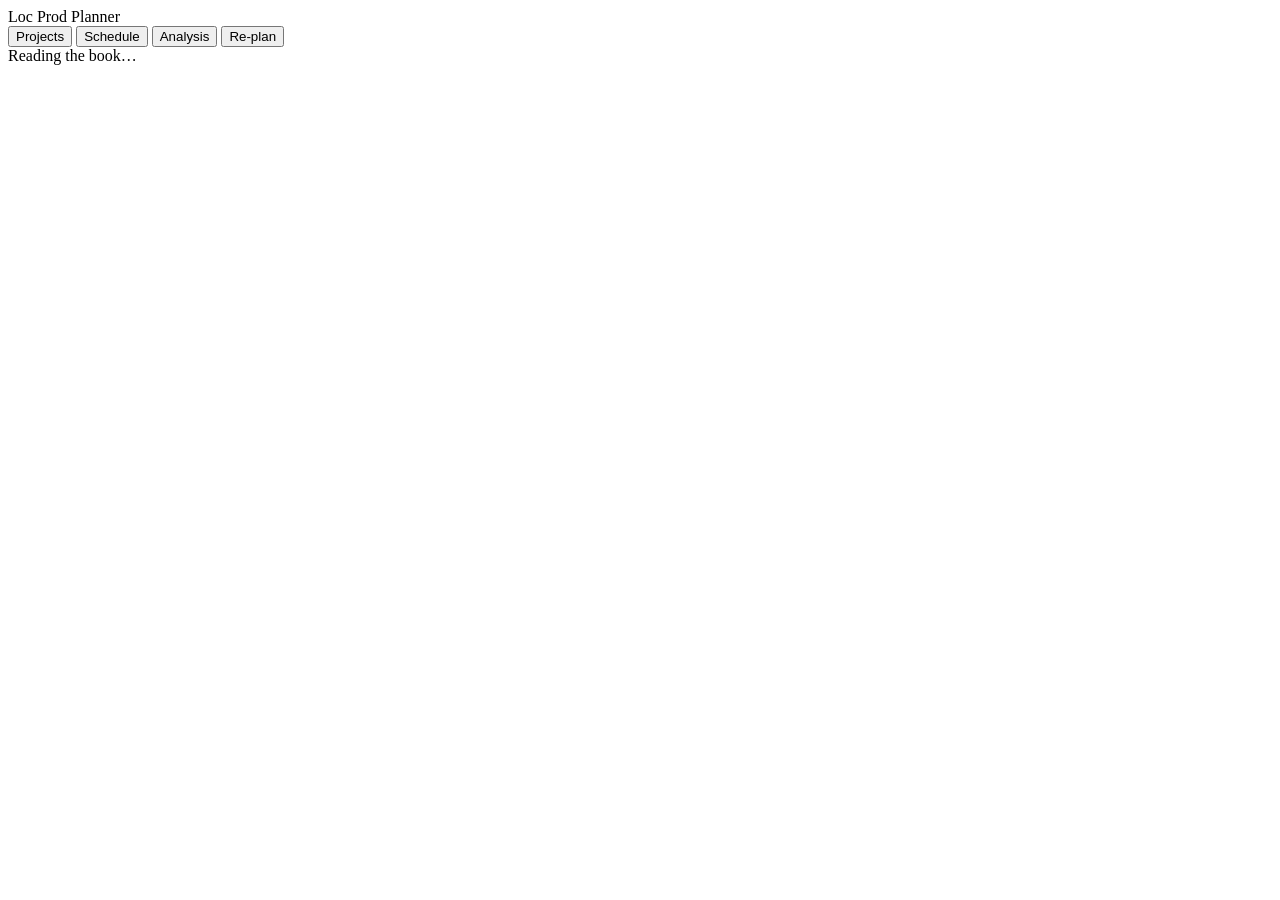
<file: lean-rule-wip/appsscript/Index.html>
<!DOCTYPE html>
<html>
<head>
<base target="_top">
<meta charset="utf-8">
<?!= include('Styles'); ?>
</head>
<body>

<div class="top">
  <div class="brand">Loc Prod Planner</div>
  <div class="nav">
    <button data-view="projects" class="on">Projects</button>
    <button data-view="schedule">Schedule</button>
    <button data-view="analysis">Analysis</button>
    <button data-view="replan">Re-plan</button>
  </div>
  <div class="right" id="topright"></div>
</div>

<main>
  <div class="view on" id="v-projects"><div class="loading">Reading the book…</div></div>
  <div class="view" id="v-schedule"></div>
  <div class="view" id="v-analysis"></div>
  <div class="view" id="v-replan"></div>
</main>

<div class="tip" id="tip"></div>
<div class="toast" id="toast"></div>

<?!= include('AnalysisView'); ?>

<script>
// ---------------------------------------------------------------- plumbing
var BOOT = null, EDITING = null, SCHED_MODE = 'project', PROJ_SORT = 'deadline',
    SCHED_RANGE = null, LOADED = {};

function $(id){ return document.getElementById(id); }
function esc(s){ return String(s==null?'':s).replace(/[&<>"]/g, function(c){
  return {'&':'&amp;','<':'&lt;','>':'&gt;','"':'&quot;'}[c]; }); }

function toast(msg, good){
  var t = $('toast');
  t.textContent = msg;
  t.className = 'toast' + (good ? ' good' : '');
  t.style.display = 'block';
  clearTimeout(t._h);
  t._h = setTimeout(function(){ t.style.display = 'none'; }, 7000);
}
function fail(e){ toast('Failed: ' + (e && e.message ? e.message : e)); }

function api(fn, args, ok){
  google.script.run.withSuccessHandler(ok).withFailureHandler(fail)[fn].apply(null, args || []);
}

// ---------------------------------------------------------------- routing
[].forEach.call(document.querySelectorAll('.nav button'), function(b){
  b.addEventListener('click', function(){ go(b.getAttribute('data-view')); });
});
function go(view){
  [].forEach.call(document.querySelectorAll('.nav button'), function(b){
    b.classList.toggle('on', b.getAttribute('data-view') === view); });
  [].forEach.call(document.querySelectorAll('.view'), function(v){
    v.classList.toggle('on', v.id === 'v-' + view); });
  if (view === 'schedule' && !LOADED.schedule) loadSchedule();
  if (view === 'analysis' && !LOADED.analysis) loadAnalysis();
  if (view === 'replan' && !LOADED.replan) renderReplanIdle();
}

// ---------------------------------------------------------------- boot
api('apiBootstrap', [], function(b){
  BOOT = b;
  renderTopRight();
  renderProjects();
});

function renderTopRight(){
  var c = BOOT.counts;
  var bits = [];
  bits.push('<span>Week of ' + esc(BOOT.today) + '</span>');
  bits.push('<span class="pill">' + c.projects + ' projects · ' + c.live_rows + ' bookings</span>');
  if (c.forced_rows) bits.push('<span class="pill bad">' + c.forced_rows + ' forced</span>');
  if (c.pinned_rows) bits.push('<span class="pill">' + c.pinned_rows + ' pinned</span>');
  $('topright').innerHTML = bits.join('');
}

// ================================================================ PROJECTS
function renderProjects(){
  var v = $('v-projects');
  var ps = BOOT.projects || [];
  var html = '';

  if (BOOT.problems && BOOT.problems.length) {
    html += '<div class="errs"><b>The Bookings tab has ' + BOOT.problems.length +
      ' problem(s).</b> Figures may be wrong until they are fixed.<ul>' +
      BOOT.problems.slice(0,6).map(function(p){ return '<li>' + esc(p) + '</li>'; }).join('') +
      '</ul></div>';
  }
  if (BOOT.orphans && BOOT.orphans.length) {
    var orows = BOOT.orphans.reduce(function(n,o){ return n + o.rows; }, 0);
    html += '<div class="errs"><b>' + BOOT.orphans.length + ' project(s) are on the schedule ' +
      'but not in the Projects list.</b> Their rows were deleted from the Projects tab by hand, ' +
      'which leaves the bookings behind — the schedule is drawn from bookings. ' +
      '<ul>' + BOOT.orphans.map(function(o){
        return '<li>' + esc(o.project) + ' — ' + o.rows + ' booking row(s)</li>'; }).join('') +
      '</ul><button class="btn" id="orphanFix">Remove them from the schedule (' + orows + ' rows)</button>' +
      '<div class="hint">Marks those rows superseded. Nothing is deleted — they stay in the ' +
      'Bookings tab as history, exactly like a cancelled project.</div></div>';
  }
  if (!BOOT.engineers.length) {
    html += '<div class="errs"><b>No engineers on the roster.</b> Add them to the Engineers tab ' +
      'in the spreadsheet — every rule reads those flags.</div>';
  }

  html += '<div class="head"><span class="bar"></span><h2>Projects</h2></div>';
  html += '<div class="bar-row"><button class="btn primary" id="addBtn">+ Add project</button>' +
    '<div class="spacer"></div>' +
    '<button class="btn small' + (PROJ_SORT === 'deadline' ? ' primary' : '') +
      '" data-sort="deadline">Deadline</button>' +
    '<button class="btn small' + (PROJ_SORT === 'title' ? ' primary' : '') +
      '" data-sort="title">A\u2013Z</button>' +
    '<span class="muted" style="margin:0 0 0 12px">Click a row to edit it.</span></div>';

  html += '<div id="formHost"></div>';

  // Sorted here rather than server-side: it is a view preference, and re-fetching
  // 24 rows to reorder them would cost a round trip for nothing. A copy, because
  // BOOT.projects arrives in deadline order and the form relies on that.
  // numeric collation, so "Eps 3-4" sorts before "Eps 11-12" rather than after it
  var byTitle = function(a, b){
    return String(a.title).localeCompare(String(b.title), undefined, { numeric: true });
  };
  ps = ps.slice().sort(PROJ_SORT === 'title' ? byTitle : function(a, b){
    return String(a.deadline || '9999').localeCompare(String(b.deadline || '9999')) || byTitle(a, b);
  });

  if (!ps.length) {
    html += '<div class="empty">No projects yet. Add the first one.</div>';
  } else {
    // Dub and Edit are separate columns: the dub may be divided between two
    // engineers and the edit held by a third, so one "Record + edit" cell could
    // not say who actually did what.
    html += '<table class="projects"><thead><tr>' +
      '<th>Deadline</th><th>Project</th><th>Client</th><th class="dem">D/E/M</th>' +
      '<th class="who">Recordist</th><th class="who">Editor</th><th class="who">Mixer</th>' +
      '<th>Flags</th><th></th><th></th>' +
      '</tr></thead><tbody>';
    ps.forEach(function(p){
      var cls = (p.cancelled ? 'dim' : (p.forced ? 'rowbad' : '')) + (p.locked ? ' locked' : '');
      var flags = '';
      if (p.forced) flags += '<span class="chip red">forced</span>';
      if (p.pinned) flags += '<span class="chip pin">pinned</span>';
      if (p.music) flags += '<span class="chip">music</span>';
      if (p.special) flags += '<span class="chip">special</span>';
      if (p.cancelled) flags += '<span class="chip">cancelled</span>';
      var dubs = [], edits = [], mixers = [];
      p.rows.forEach(function(r){
        var add = function(list){ if (list.indexOf(r.engineer) === -1) list.push(r.engineer); };
        if (r.phase === 'Mix') add(mixers);
        else if (r.phase === 'Edit') add(edits);
        else if (r.phase === 'Dub+Edit') { add(dubs); add(edits); }   // legacy rows
        else add(dubs);
      });
      // " + " matches how the engine labels a divided dub in its own note
      var dub = dubs.join(' + '), edit = edits.join(' + '), mix = mixers.join(' + ');
      html += '<tr class="' + cls + '" data-title="' + esc(p.title) + '">' +
        '<td>' + esc(p.deadline) + '</td>' +
        '<td class="tname">' + esc(p.title) + '</td>' +
        '<td>' + esc(p.client) + '</td>' +
        '<td class="dem">' + esc(p.phases) + '</td>' +
        '<td class="who">' + esc(dub || '—') + '</td>' +
        '<td class="who">' + esc(edit || '—') + '</td>' +
        '<td class="who">' + esc(mix || '—') + '</td>' +
        '<td>' + flags + '</td>' +
        '<td class="lockcell"><button class="lockbtn' + (p.locked ? ' on' : '') +
          '" data-lock="' + esc(p.title) + '" data-now="' + (p.locked ? '1' : '0') +
          '" title="' + (p.locked
            ? 'Frozen — a re-plan will not move this project. Click to unfreeze.'
            : 'Click to freeze: a re-plan will leave this project alone.') + '">' +
          (p.locked ? 'LOCKED' : 'Lock') + '</button></td>' +
        '<td><button class="btn small editBtn">Edit</button></td>' +
        '</tr>';
    });
    html += '</tbody></table>';
    html += '<div class="legend"><span><span class="chip red">forced</span> someone is double-booked</span>' +
      '<span><span class="chip pin">pinned</span> manual pick — the engine leaves it alone</span></div>';
  }

  v.innerHTML = html;
  $('addBtn').addEventListener('click', function(){ openForm(null); });
  [].forEach.call(v.querySelectorAll('[data-sort]'), function(b){
    b.addEventListener('click', function(){
      PROJ_SORT = b.getAttribute('data-sort');
      renderProjects();
    });
  });
  if ($('orphanFix')) $('orphanFix').addEventListener('click', function(){
    var titles = BOOT.orphans.map(function(o){ return o.project; });
    if (!confirm('Mark the bookings for ' + titles.length + ' project(s) superseded?\n\n' +
        titles.join('\n') + '\n\nThey stay in the Bookings tab as history.')) return;
    var btn = $('orphanFix');
    btn.disabled = true; btn.textContent = 'Removing…';
    api('apiSupersedeOrphans', [titles], function(res){
      if (!res.ok) { btn.disabled = false; btn.textContent = 'Failed — ' + res.error; return; }
      BOOT.orphans = res.orphans;
      api('apiBootstrap', [], function(b){ BOOT = b; LOADED = {}; renderProjects(); });
    });
  });
  [].forEach.call(v.querySelectorAll('.lockbtn'), function(btn){
    btn.addEventListener('click', function(e){
      e.stopPropagation();
      var title = btn.getAttribute('data-lock');
      var want = btn.getAttribute('data-now') !== '1';
      btn.disabled = true; btn.textContent = '…';
      api('apiSetProjectLock', [title, want], function(res){
        if (!res.ok) { btn.disabled = false; toast(res.error || 'Failed'); return; }
        BOOT.projects = res.projects;
        renderProjects();
        toast(title + (res.locked ? ' frozen — re-plan will skip it.' : ' unfrozen.'), true);
      });
    });
  });
  [].forEach.call(v.querySelectorAll('.editBtn'), function(btn){
    btn.addEventListener('click', function(e){
      e.stopPropagation();
      openForm(btn.closest('tr').getAttribute('data-title'));
    });
  });
}

// ---- the add / edit form -------------------------------------------------
function formHtml(mode){
  var editing = mode === 'edit';
  return '<div class="form' + (editing ? ' editing' : '') + '">' +
    '<h3>' + (editing ? 'Correct project' : 'Add project') + '</h3>' +
    '<div class="note">' + (editing
      ? 'Change anything, including the name. Saving supersedes this project’s current bookings and re-plots it — nothing is deleted.'
      : 'Check availability first if you are deciding whether to take the job.') + '</div>' +
    '<div class="fields">' +
      '<div class="f wide"><label for="f_title">Project</label>' +
        '<input type="text" id="f_title" autocomplete="off"></div>' +
      '<div class="f"><label for="f_client">Client</label><select id="f_client"></select></div>' +
      '<div class="f"><label for="f_deadline">Deadline</label>' +
        '<input type="date" id="f_deadline"></div>' +
      '<div class="f wide"><label>Weeks per phase</label>' +
        '<div class="phases">' +
          '<div class="p"><input type="number" id="f_dub" min="0" max="52" value="0">' +
            '<div class="hint"><span class="sw" style="background:var(--dub)"></span>Dub</div></div>' +
          '<div class="p"><input type="number" id="f_edit" min="0" max="52" value="0">' +
            '<div class="hint"><span class="sw" style="background:var(--edit)"></span>Edit</div></div>' +
          '<div class="p"><input type="number" id="f_mix" min="0" max="52" value="0">' +
            '<div class="hint"><span class="sw" style="background:var(--mix)"></span>Mix</div></div>' +
        '</div>' +
        '<div class="hint">Zero is valid — the phase does not exist. Phases plot backward from the deadline.</div>' +
      '</div>' +
      '<div class="f"><label for="f_level">Mix level</label><select id="f_level">' +
        '<option value="Advanced">Advanced</option><option value="Developing">Developing</option>' +
        '</select></div>' +
      '<div class="f"><label>Flags</label><div class="checks">' +
        '<label><input type="checkbox" id="f_music"> Music</label>' +
        '<label><input type="checkbox" id="f_special"> Special</label>' +
        '</div></div>' +
      '<div class="f"><label for="f_rec">Recordist pick</label><select id="f_rec"></select>' +
        '<div class="hint">Auto lets the engine choose.</div></div>' +
      '<div class="f"><label for="f_ed">Editor pick</label><select id="f_ed"></select>' +
        '<div class="hint">Auto keeps the edit with the recordist. Name someone to split them.</div></div>' +
      '<div class="f"><label for="f_mixer">Mixer pick</label><select id="f_mixer"></select>' +
        '<div class="hint">A manual pick overrides every rule and is always flagged on the schedule.</div></div>' +
    '</div>' +
    '<div class="formactions">' +
      '<button class="btn" id="f_check">Check availability</button>' +
      '<button class="btn primary" id="f_save">' + (editing ? 'Save & re-plot' : 'Plot & save') + '</button>' +
      '<button class="btn" id="f_close">Close</button>' +
      '<div class="spacer"></div>' +
      (editing ? '<button class="btn danger" id="f_cancel">Cancel project</button>' : '') +
    '</div>' +
    '<div id="f_out"></div>' +
  '</div>';
}

function openForm(title){
  EDITING = title || null;
  $('formHost').innerHTML = formHtml(title ? 'edit' : 'add');

  var cs = $('f_client');
  (BOOT.clients.length ? BOOT.clients : ['Netflix']).forEach(function(n){
    cs.appendChild(new Option(n, n));
  });
  ['f_rec','f_ed','f_mixer'].forEach(function(id){
    var s = $(id);
    s.appendChild(new Option('Auto','Auto'));
    BOOT.engineers.forEach(function(n){ s.appendChild(new Option(n, n)); });
  });

  $('f_check').addEventListener('click', function(){ submit('apiCheckProject', 'Checking…'); });
  $('f_save').addEventListener('click', function(){
    if (!confirmLosingHandPlaced(title)) return;
    submit('apiSaveProject', 'Plotting…');
  });
  $('f_close').addEventListener('click', function(){ $('formHost').innerHTML = ''; EDITING = null; });
  if (title) $('f_cancel').addEventListener('click', cancelProject);

  if (title) {
    api('apiGetProject', [title], function(p){
      if (!p.found) { toast('Could not load ' + title); return; }
      $('f_title').value = p.title;
      $('f_client').value = p.client || 'Netflix';
      $('f_deadline').value = p.deadline || '';
      $('f_dub').value = p.dub || 0;
      $('f_edit').value = p.edit || 0;
      $('f_mix').value = p.mix || 0;
      $('f_level').value = p.mix_level || 'Advanced';
      $('f_music').checked = !!p.music;
      $('f_special').checked = !!p.special;
      $('f_rec').value = p.recordist || 'Auto';
      $('f_ed').value = p.editor || 'Auto';
      $('f_mixer').value = p.mixer || 'Auto';
      $('f_title').focus();
    });
  } else {
    $('f_title').focus();
  }
  $('formHost').scrollIntoView({ block:'nearest' });
}

function payload(){
  return {
    title: $('f_title').value,
    original_title: EDITING || '',
    client: $('f_client').value,
    deadline: $('f_deadline').value,
    dub: $('f_dub').value, edit: $('f_edit').value, mix: $('f_mix').value,
    mix_level: $('f_level').value,
    music: $('f_music').checked,
    special: $('f_special').checked,
    recordist: $('f_rec').value,
    editor: $('f_ed').value,
    mixer: $('f_mixer').value
  };
}

var FIELD_IDS = ['f_title','f_deadline','f_dub','f_edit','f_mix','f_level'];
function markErrors(errors){
  FIELD_IDS.forEach(function(id){ $(id).classList.remove('bad'); });
  errors.forEach(function(m){
    if (/title/i.test(m)) $('f_title').classList.add('bad');
    if (/deadline/i.test(m)) $('f_deadline').classList.add('bad');
    if (/mix level/i.test(m)) $('f_level').classList.add('bad');
    if (/phase|whole numbers|at least one/i.test(m))
      ['f_dub','f_edit','f_mix'].forEach(function(id){ $(id).classList.add('bad'); });
  });
}

// A re-plot rebuilds a project's bookings from its Projects row, which has no way
// to record "this person, this week" — so any week moved by hand in the Schedule
// goes back to automatic. That is usually the right answer (you are changing the
// deadline or the phase lengths, so the hand-placed week may not mean anything any
// more), but it must not be a surprise. Silent only when there is nothing to lose.
function confirmLosingHandPlaced(title){
  if (!title) return true;                       // a new project has no bookings yet
  var p = (BOOT.projects || []).filter(function(x){ return x.title === title; })[0];
  if (!p || !p.rows) return true;
  var hand = p.rows.filter(function(r){ return /moved by hand/i.test(r.note || ''); });
  if (!hand.length) return true;
  return confirm(
    title + ' has ' + hand.length + ' week' + (hand.length === 1 ? '' : 's') +
    ' you placed by hand:\n\n' +
    hand.map(function(r){ return '  • ' + r.phase + ' — ' + r.engineer + ', week of ' + r.start; }).join('\n') +
    '\n\nSaving re-plots the project and returns these to automatic.\n\nGo ahead?');
}

function submit(fn, label){
  FIELD_IDS.forEach(function(id){ $(id).classList.remove('bad'); });
  $('f_check').disabled = true; $('f_save').disabled = true;
  $('f_out').innerHTML = '<div class="muted">' + label + '</div>';
  google.script.run
    .withSuccessHandler(function(res){
      $('f_check').disabled = false; $('f_save').disabled = false;
      showResult(res);
      if (res.ok && !res.dry_run) {
        BOOT.projects = res.projects || BOOT.projects;
        LOADED = {};                                  // schedule/analysis are stale now
        api('apiBootstrap', [], function(b){ BOOT = b; renderTopRight(); });
        toast((res.renamed ? 'Renamed and re-plotted' : 'Plotted') + ' — ' + res.title +
              (res.superseded ? ' · ' + res.superseded + ' old row(s) superseded' : ''), !res.forced);
      }
    })
    .withFailureHandler(function(e){
      $('f_check').disabled = false; $('f_save').disabled = false;
      $('f_out').innerHTML = '<div class="errs"><b>Failed.</b><br>' + esc(e.message||e) + '</div>';
    })[fn](payload());
}

var PHASE_BG = {'Dub':'var(--dub)','Edit':'var(--edit)','Mix':'var(--mix)','Dub+Edit':'var(--dub)'};

function showResult(res){
  var out = $('f_out');
  if (!res.ok) {
    markErrors(res.errors || []);
    out.innerHTML = '<div class="errs"><b>Not plotted.</b><ul>' +
      (res.errors||[]).map(function(e){ return '<li>' + esc(e) + '</li>'; }).join('') + '</ul></div>';
    return;
  }
  var cls = 'result ' + (res.forced ? 'alarm' : (res.dry_run ? 'dry' : 'saved'));
  var head = res.dry_run ? 'Availability check — nothing was written'
    : 'Saved' + (res.renamed ? ' · renamed from "' + esc(res.renamed) + '"' : '') +
      (res.superseded ? ' · ' + res.superseded + ' old row(s) superseded' : '');
  var h = '<div class="' + cls + '"><h4>' + head + '</h4>' +
    '<div class="kv"><b>Recordist</b><span>' + esc(res.dubber || res.recordist) + '</span></div>' +
    '<div class="kv"><b>Editor</b><span>' + esc(res.editor || res.recordist) + '</span></div>' +
    '<div class="kv"><b>Mixer</b><span>' + esc(res.mixer) + '</span></div>';
  if (res.dry_run && res.replaces)
    h += '<div class="kv"><b>Replaces</b><span>' + res.replaces + ' existing booking row(s)</span></div>';
  if (res.rows && res.rows.length) {
    h += '<table style="margin-top:10px"><thead><tr><th>Phase</th><th>Engineer</th>' +
      '<th>From</th><th>To</th></tr></thead><tbody>';
    res.rows.forEach(function(r){
      h += '<tr><td><span class="sw" style="background:' + (PHASE_BG[r.phase]||'transparent') + '"></span>' +
        esc(r.phase) + '</td><td>' + esc(r.engineer) + '</td><td>' + esc(r.start) +
        '</td><td>' + esc(r.end) + '</td></tr>';
    });
    h += '</tbody></table>';
  }
  if (res.forced)
    h += '<div class="warn">FORCED OVERLAP — no single engineer, split or shared pair was available. ' +
         'Someone is double-booked to hit this deadline.</div>';
  if (res.warnings) h += '<div class="warn">' + esc(res.warnings) + '</div>';
  if (res.record_note || res.mix_note)
    h += '<div class="muted">' + esc([res.record_note,res.mix_note].filter(Boolean).join(' · ')) + '</div>';
  if (res.dry_run)
    h += '<div class="muted">Nothing saved yet. Press Plot &amp; save to commit, or change the deadline or weeks and check again.</div>';
  h += '</div>';
  out.innerHTML = h;
  if (res.ok && !res.dry_run) renderProjects();
}

function cancelProject(){
  var title = EDITING;
  if (!title) return;
  var p = (BOOT.projects || []).filter(function(x){ return x.title === title; })[0];
  var n = p ? p.live_rows : 0;
  if (!window.confirm('Cancel "' + title + '"?\n\n' + n + ' booking row(s) will be superseded so it ' +
      'leaves the schedule. Nothing is deleted — the rows stay on the Bookings tab as history.')) return;
  api('apiCancelProject', [title], function(res){
    if (!res.ok) { toast((res.errors||['Failed']).join(' ')); return; }
    BOOT.projects = res.projects || BOOT.projects;
    LOADED = {};
    $('formHost').innerHTML = ''; EDITING = null;
    api('apiBootstrap', [], function(b){ BOOT = b; renderTopRight(); renderProjects(); });
    toast('Cancelled ' + res.removed + ' — ' + res.superseded + ' row(s) superseded', true);
  });
}

// ================================================================ SCHEDULE
function loadSchedule(){
  $('v-schedule').innerHTML = '<div class="loading">Building the grid…</div>';
  api('apiSchedule', [SCHED_MODE, SCHED_RANGE], function(d){ LOADED.schedule = true; renderSchedule(d); });
}

// Column tracking for the grid. Delegated, and it only ever touches the column being
// left and the column being entered — 24 class toggles per move rather than 1,400.
function wireColumnHover(wrap){
  var current = null;
  var mark = function(ci, on){
    if (ci === null) return;
    var sel = '[data-c="' + ci + '"]';
    [].forEach.call(wrap.querySelectorAll(sel), function(el){
      el.classList.toggle('colhi', on);
    });
  };
  wrap.addEventListener('mouseover', function(e){
    var td = e.target.closest('[data-c]');
    var ci = td ? td.getAttribute('data-c') : null;
    if (ci === current) return;
    mark(current, false);
    current = ci;
    mark(current, true);
  });
  wrap.addEventListener('mouseleave', function(){ mark(current, false); current = null; });
}

// weeks ACROSS, one row per project
function projectGrid(d){
  var h = '<div class="gridwrap"><table class="sched"><thead>';
  var months = [], last = null;
  d.weeks.forEach(function(w){
    if (w.month !== last) { months.push({ m: w.month, n: 1 }); last = w.month; }
    else months[months.length-1].n++;
  });
  h += '<tr class="monthband"><th class="corner">Project</th>';
  months.forEach(function(m){ h += '<th colspan="' + m.n + '">' + esc(m.m) + '</th>'; });
  h += '</tr><tr><th class="corner"></th>';
  d.weeks.forEach(function(w, ci){ h += '<th data-c="' + ci + '">' + esc(w.day_range) + '</th>'; });
  h += '</tr></thead><tbody>';

  d.labels.forEach(function(label, ri){
    h += '<tr><th title="' + esc(label) + '">' + esc(label) + '</th>';
    d.cells[ri].forEach(function(c, ci){
      h += cellHtml(c, {
        ci: ci,
        marker: (d.markers || []).some(function(m){ return m.row === ri && m.col === ci; }),
        text: c ? c.text : '',
        tip: d.weeks[ci].label
      });
    });
    h += '</tr>';
  });
  return h + '</tbody></table></div>';
}

// weeks DOWN, one column per engineer
function engineerGrid(d){
  LAST_YEAR_SEEN = null;
  var h = '<div class="gridwrap tall"><table class="sched byeng"><thead><tr>' +
    '<th class="corner">Week</th>';
  d.labels.forEach(function(name, ri){
    h += '<th data-c="' + ri + '" title="' + esc(name) + '">' + esc(name) + '</th>';
  });
  h += '</tr></thead><tbody>';

  // Rules mark QUARTERS, not months. A monthly rule sat next to monthly labels and
  // disagreed with them four times a year: the week 08/31 - 09/06 is mostly September
  // but starts in August, so the line landed below it. Quarters make no claim the row
  // labels can contradict, and they are the unit the range picker and Analysis already
  // use. The months are still legible without a rule — zero-padded tabular figures put
  // the month digits in an aligned column, so 08 → 09 is visible in the text itself.
  var lastQuarter = null;
  d.weeks.forEach(function(w, ci){
    var startsQuarter = w.quarter !== lastQuarter;
    lastQuarter = w.quarter;
    var cls = [];
    if (startsQuarter) cls.push('qstart');
    if (ci === d.today_week) cls.push('nowrow');
    h += '<tr' + (cls.length ? ' class="' + cls.join(' ') + '"' : '') + '>' +
      '<th title="' + esc(w.label) + '">' + esc(weekNumeric(w)) + '</th>';
    d.labels.forEach(function(name, ri){
      var c = d.cells[ri][ci];                       // transposed read
      h += cellHtml(c, { ci: ri, marker: false,
                         text: c ? c.text : '', tip: w.label + ' · ' + name,
                         drag: { eng: name, week: w.start } });
    });
    h += '</tr>';
  });
  return h + '</tbody></table></div>';
}

// MM/DD - MM/DD, the way dates are written in the PH. Year appended only when it
// changes, since the horizon crosses one new year and stamping '26 on all 58 rows is
// ink for a single moment of ambiguity.
//
// Constructed in UTC from the YYYY-MM-DD string: a local-time Date would shift the
// week into the wrong month for anyone west of Manila.
var LAST_YEAR_SEEN = null;
function weekNumeric(w){
  var iso = String(w.start || w.week_start || '');
  if (!/^\d{4}-\d{2}-\d{2}$/.test(iso)) return w.day_range || '';
  var y = +iso.slice(0,4), m = +iso.slice(5,7), day = +iso.slice(8,10);
  var end = new Date(Date.UTC(y, m - 1, day + 6));
  var em = end.getUTCMonth() + 1, ed = end.getUTCDate(), ey = end.getUTCFullYear();
  // Both months, always. "9/7 - 13" makes you infer that 13 is September; "9/7 - 9/13"
  // does not, and every label ends up the same shape so the eye stops parsing it.
  // The column already had to fit the year case, so the second month costs nothing.
  // Zero-padded — the local convention, and it makes every label exactly the same
  // width, so with tabular figures the slashes line up down all 58 rows.
  var pad = function(n){ return (n < 10 ? '0' : '') + n; };
  var label = pad(m) + '/' + pad(day) + ' - ' + pad(em) + '/' + pad(ed);
  if (String(ey) !== LAST_YEAR_SEEN) { label += " '" + String(ey).slice(2); LAST_YEAR_SEEN = String(ey); }
  return label;
}

// One cell, both orientations. data-c is whatever the COLUMN means in this mode —
// a week in Projects mode, an engineer in Engineers mode — so the hover tracking
// works unchanged in both.
function cellHtml(c, o){
  var cls = [], style = '';
  var text = '';
  if (c) {
    cls.push('cell');
    text = o.text;
    if (c.count > 1) cls.push('dbl');
    else style = 'background:' + ({'Dub':'#FFC000','Edit':'#BDD7EE','Mix':'#EA9999','Dub+Edit':'#FFC000'}[c.phase] || 'transparent');
    if (c.overlap) cls.push('overlap');
    if (c.manual) cls.push('pinned');
  } else if (o.marker) {
    cls.push('marker'); text = '\u25B2';
  }
  var tip = (c ? c.text + ' · ' + c.phase + (c.overlap ? ' · DOUBLE-BOOKED this week' : '') +
    (c.manual ? ' · manual pick' : '') : '') + ' — ' + o.tip;

  // In Engineers mode the cell is a DROP TARGET (an engineer + a week) and each
  // booking inside it is separately DRAGGABLE. They have to be separate elements:
  // a cell holding two bookings is one square on screen but two different things
  // you might mean, and dragging "the cell" would silently pick one of them.
  var body = esc(text);
  if (o.drag) {
    if (c && c.items && c.items.length) {
      body = c.items.map(function(it, i){
        return '<span class="bk" draggable="true"' +
               ' data-p="' + esc(it.p) + '" data-ph="' + esc(it.ph) + '"' +
               ' data-from="' + esc(o.drag.eng) + '" data-wk="' + esc(o.drag.week) + '"' +
               (it.hand ? ' data-hand="1"' : '') + '>' +
               esc(c.items.length > 1 ? it.p : text) + '</span>';
      }).join('<span class="bksep"> / </span>');
    }
    return '<td data-c="' + o.ci + '" class="' + cls.join(' ') + '"' +
      ' data-eng="' + esc(o.drag.eng) + '" data-wk="' + esc(o.drag.week) + '"' +
      (style ? ' style="' + style + '"' : '') + ' title="' + esc(tip) + '">' + body + '</td>';
  }
  return '<td data-c="' + o.ci + '" class="' + cls.join(' ') + '"' +
    (style ? ' style="' + style + '"' : '') + ' title="' + esc(tip) + '">' + esc(text) + '</td>';
}

function renderSchedule(d){
  var v = $('v-schedule');
  if (d.empty) {
    v.innerHTML = '<div class="empty">No bookings yet. Add a project first.</div>';
    return;
  }
  var byProject = d.mode === 'project';
  var h = '<div class="head"><span class="bar"></span><h2>Schedule</h2></div>';
  h += '<div class="bar-row">' +
    '<button class="btn small' + (byProject ? ' primary' : '') + '" data-mode="project">Projects</button>' +
    '<button class="btn small' + (!byProject ? ' primary' : '') + '" data-mode="engineer">Engineers</button>' +
    '<div class="spacer"></div>' + rangePicker(d) +
    '<span class="muted" style="margin:0 0 0 12px">' + d.weeks.length + ' weeks</span></div>';

  // quarter band + week header
  // Two orientations, on purpose. Projects mode runs weeks ACROSS: a project is a bar
  // and you read it left to right. Engineers mode runs weeks DOWN, because its cells
  // hold PROJECT names — the week columns widened to fit them and the table reached
  // 7,749px, 5.2x the screen, so seeing one year meant scrolling five screens
  // sideways. Transposed it is ~8 columns wide and scrolls vertically, which is free.
  //
  // The transpose happens here rather than on the server: apiSchedule keeps returning
  // cells[labelIndex][weekIndex] for both modes, so its contract and its tests are
  // untouched.
  h += byProject ? projectGrid(d) : engineerGrid(d);
  h += '<div class="legend">' +
    '<span><span class="sw" style="background:var(--dub)"></span>Dub</span>' +
    '<span><span class="sw" style="background:var(--edit)"></span>Edit</span>' +
    '<span><span class="sw" style="background:var(--mix)"></span>Mix</span>' +
    '<span><span class="sw" style="background:var(--red)"></span>' +
      (byProject ? 'Deadline week' : 'Double-booked') + '</span>' +
    '<span><span class="sw" style="border:2px solid var(--red);background:transparent"></span>' +
      'this week is double-booked</span>' +
    '<span><span class="sw" style="border:2px dotted var(--fg1);background:transparent"></span>' +
      'manual pick</span></div>';

  h += byProject ? '' :
    '<p class="muted hint">Drag a booking sideways to give that week to someone else. ' +
    'Weeks never move — only who does them.</p>';

  v.innerHTML = h;
  var wrap = v.querySelector('.gridwrap');
  if (wrap) wireColumnHover(wrap);
  if (wrap && !byProject) wireDrag(wrap);
  [].forEach.call(v.querySelectorAll('[data-mode]'), function(b){
    b.addEventListener('click', function(){
      SCHED_MODE = b.getAttribute('data-mode');
      loadSchedule();
    });
  });
  var qf = $('qFrom'), qt = $('qTo');
  if (qf && qt) {
    var apply = function(){
      var f = qf.value, t = qt.value;
      // keep the ends the right way round rather than returning nothing
      if (f && t && f > t) { if (this === qt) qf.value = t; else qt.value = f; f = qf.value; t = qt.value; }
      SCHED_RANGE = (f || t) ? { from: f || null, to: t || null } : null;
      loadSchedule();
    };
    qf.addEventListener('change', apply);
    qt.addEventListener('change', apply);
  }
  if ($('qAll')) $('qAll').addEventListener('click', function(){ SCHED_RANGE = null; loadSchedule(); });
}

// Drag one week of one phase to another engineer.
//
// Horizontal only, and that is not a stylistic choice: a row IS a week, so a
// vertical drag would mean moving work in time, and dates come from the deadline —
// they are the one thing the tool never negotiates. Dropping on another row is
// refused outright rather than quietly reinterpreted as "same week, that column".
var DRAG = null;
function wireDrag(wrap){
  var clear = function(){
    [].forEach.call(wrap.querySelectorAll('.dropok,.dropno,.dragging'), function(el){
      el.classList.remove('dropok'); el.classList.remove('dropno'); el.classList.remove('dragging');
    });
  };

  [].forEach.call(wrap.querySelectorAll('.bk'), function(el){
    el.addEventListener('dragstart', function(ev){
      DRAG = { p: el.getAttribute('data-p'), ph: el.getAttribute('data-ph'),
               from: el.getAttribute('data-from'), wk: el.getAttribute('data-wk'),
               row: el.closest('tr') };
      el.classList.add('dragging');
      // Some browsers refuse to start a drag with no payload set.
      try { ev.dataTransfer.setData('text/plain', DRAG.p); } catch (e) {}
      ev.dataTransfer.effectAllowed = 'move';
    });
    el.addEventListener('dragend', function(){ DRAG = null; clear(); });
  });

  [].forEach.call(wrap.querySelectorAll('td[data-eng]'), function(td){
    td.addEventListener('dragover', function(ev){
      if (!DRAG) return;
      var sameWeek = td.closest('tr') === DRAG.row;
      var sameEng = td.getAttribute('data-eng') === DRAG.from;
      if (sameWeek && !sameEng) {
        ev.preventDefault();                       // preventDefault IS "yes, drop here"
        ev.dataTransfer.dropEffect = 'move';
        td.classList.add('dropok');
      } else if (!sameWeek) {
        td.classList.add('dropno');                // a different week: never allowed
      }
    });
    td.addEventListener('dragleave', function(){
      td.classList.remove('dropok'); td.classList.remove('dropno');
    });
    td.addEventListener('drop', function(ev){
      ev.preventDefault();
      if (!DRAG || td.closest('tr') !== DRAG.row) { clear(); return; }
      var to = td.getAttribute('data-eng');
      var move = { project: DRAG.p, phase: DRAG.ph, week_start: DRAG.wk, to_engineer: to };
      var from = DRAG.from;
      DRAG = null; clear();
      confirmMove(move, from);
    });
  });
}

// Two server calls on purpose: the first asks what the move would cost and writes
// nothing, the second commits. The alternative — warning from data the client
// already holds — would put the eligibility rules in two places and let them drift.
function confirmMove(move, from){
  api('apiReassignWeek', [move], function(r){
    if (!r || !r.ok) { toast((r && r.error) || 'Could not move that.'); return; }

    var lines = [
      move.project + ' · ' + move.phase,
      'week of ' + move.week_start,
      '',
      from + '  →  ' + move.to_engineer,
      '',
    ];
    if (r.warnings && r.warnings.length) {
      lines.push(r.warnings.length === 1 ? 'One thing to know:' : 'Things to know:');
      r.warnings.forEach(function(w){ lines.push('  • ' + w.text); });
    } else {
      lines.push(move.to_engineer + ' is free that week and can do this work.');
    }
    lines.push('');
    lines.push('Only this week moves. A re-plan will leave it alone; re-plotting this ' +
               'project from the Projects tab would undo it.');

    if (!confirm(lines.join('\n'))) return;
    move.confirmed = true;
    api('apiReassignWeek', [move], function(res){
      if (!res || !res.ok) { toast((res && res.error) || 'Could not move that.'); return; }
      toast(move.project + ' · ' + move.phase + ' — that week is now ' + move.to_engineer + '.', true);
      api('apiBootstrap', [], function(b){ BOOT = b; LOADED = {}; loadSchedule(); });
    });
  });
}

// Quarter-to-quarter clip. Only quarters that exist in the book are offered, so
// there is no way to select an empty range by accident.
function rangePicker(d){
  var qs = d.quarters || [];
  if (qs.length < 2) return '';
  var r = d.range || {};
  var opts = function(sel){
    return '<option value="">any</option>' + qs.map(function(q){
      return '<option value="' + q + '"' + (sel === q ? ' selected' : '') + '>' + q + '</option>';
    }).join('');
  };
  return '<label class="qsel">from <select id="qFrom">' + opts(r.from) + '</select></label>' +
    '<label class="qsel">to <select id="qTo">' + opts(r.to) + '</select></label>' +
    (r.from || r.to ? '<button class="btn small" id="qAll">Clear</button>' : '');
}

// ================================================================ ANALYSIS
function loadAnalysis(){
  $('v-analysis').innerHTML = '<div class="loading">Counting weeks…</div>';
  api('apiAnalysis', [], function(d){ LOADED.analysis = true; renderAnalysis($('v-analysis'), d); });
}


// ================================================================ RE-PLAN
function renderReplanIdle(){
  LOADED.replan = true;
  $('v-replan').innerHTML =
    '<div class="head"><span class="bar"></span><h2>Re-plan</h2></div>' +
    '<p class="lead">Re-planning never moves dates — deadlines are fixed, so a re-solve only ever ' +
    'changes who. Anything starting this week or earlier is locked, so is anything pinned by hand, ' +
    'and so is any project you have frozen with the lock on the Projects list. ' +
    'Nothing is written until you apply.</p>' +
    '<button class="btn primary" id="rpPreview">Preview re-plan</button><div id="rpOut"></div>';
  $('rpPreview').addEventListener('click', function(){
    $('rpOut').innerHTML = '<div class="loading">Re-solving…</div>';
    api('apiReplanPreview', [], renderReplan);
  });
}

function renderReplan(r){
  if (r.empty) { $('rpOut').innerHTML = '<div class="empty">No committed projects to re-plan.</div>'; return; }
  var delta = r.forced_before_rows - r.forced_after_rows;
  var h = '<div class="grid g3" style="margin-top:16px">';
  h += card('Forced-overlap booking rows',
    r.forced_before_rows + ' → ' + r.forced_after_rows,
    delta > 0 ? delta + ' fewer' : (delta < 0 ? (-delta) + ' MORE' : 'no change') +
      (r.forced_locked_rows ? ' · ' + r.forced_locked_rows + ' locked, cannot be undone here' : ''),
    delta < 0);
  // "13 rows locked" said nothing useful when all 13 were locked by the calendar
  // and none by a person. The reasons are different decisions, so they are named.
  var why = [];
  if (r.locked_started) why.push(r.locked_started + ' already under way');
  if (r.locked_frozen) why.push(r.locked_frozen + ' on frozen projects');
  if (r.locked_pinned) why.push(r.locked_pinned + ' set by hand');
  h += card('Assignments that would move', String(r.change_count),
    r.movable_rows + ' rows can move' +
    (why.length ? ' · held: ' + why.join(', ') : ' · nothing is held'), false);
  h += card('Set by hand', String(r.pinned_rows),
    r.pinned_rows ? 'Hand picks and weeks you dragged. Re-plan leaves these alone.'
                  : 'Nothing overridden — re-plan can use the whole book.', r.pinned_rows > 0);
  h += '</div>';
  h += '<div class="banner">Both forced figures count the same unit: booking rows carrying a ' +
    'FORCED OVERLAP note. Nothing is written until you apply.</div>';
  if ((r.locked_projects || []).length) {
    h += '<div class="banner"><b>' + r.locked_projects.length + ' project(s) frozen</b> and left ' +
      'untouched: ' + r.locked_projects.map(esc).join(', ') + '. Unlock from the Projects list.</div>';
  }

  if (!r.changes.length) {
    h += '<div class="empty">No changes — the book is already what a re-solve would produce.</div>';
  } else {
    h += '<table><thead><tr><th>Project</th><th>Phase</th><th>From</th><th>To</th></tr></thead><tbody>';
    r.changes.forEach(function(c){
      h += '<tr><td class="tname">' + esc(c.project) + '</td><td>' + esc(c.phase) +
        '</td><td>' + esc(c.from) + '</td><td>' + esc(c.to) + '</td></tr>';
    });
    h += '</tbody></table>';
    h += '<div class="formactions"><button class="btn primary" id="rpApply">Apply re-plan</button>' +
      '<span class="muted" style="margin:0">Reversible — old rows become superseded, never deleted.</span></div>';
  }
  $('rpOut').innerHTML = h;
  if ($('rpApply')) $('rpApply').addEventListener('click', function(){
    $('rpApply').disabled = true;
    api('apiReplanApply', [], function(res){
      if (!res.ok) { toast(res.error || 'Failed'); $('rpApply').disabled = false; return; }
      toast(res.appended + ' rows added, ' + res.superseded + ' superseded. Nothing deleted.', true);
      LOADED = {};
      api('apiBootstrap', [], function(b){ BOOT = b; renderTopRight(); renderProjects(); });
      renderReplanIdle();
    });
  });
}

function card(title, value, sub, warn){
  return '<div class="card' + (warn ? ' flag' : '') + '"><div class="t">' + esc(title) + '</div>' +
    '<div class="stat' + (warn ? ' warn' : '') + '">' + esc(value) + '</div>' +
    '<div class="sub">' + esc(sub) + '</div></div>';
}
</script>
</body>
</html>
</file>
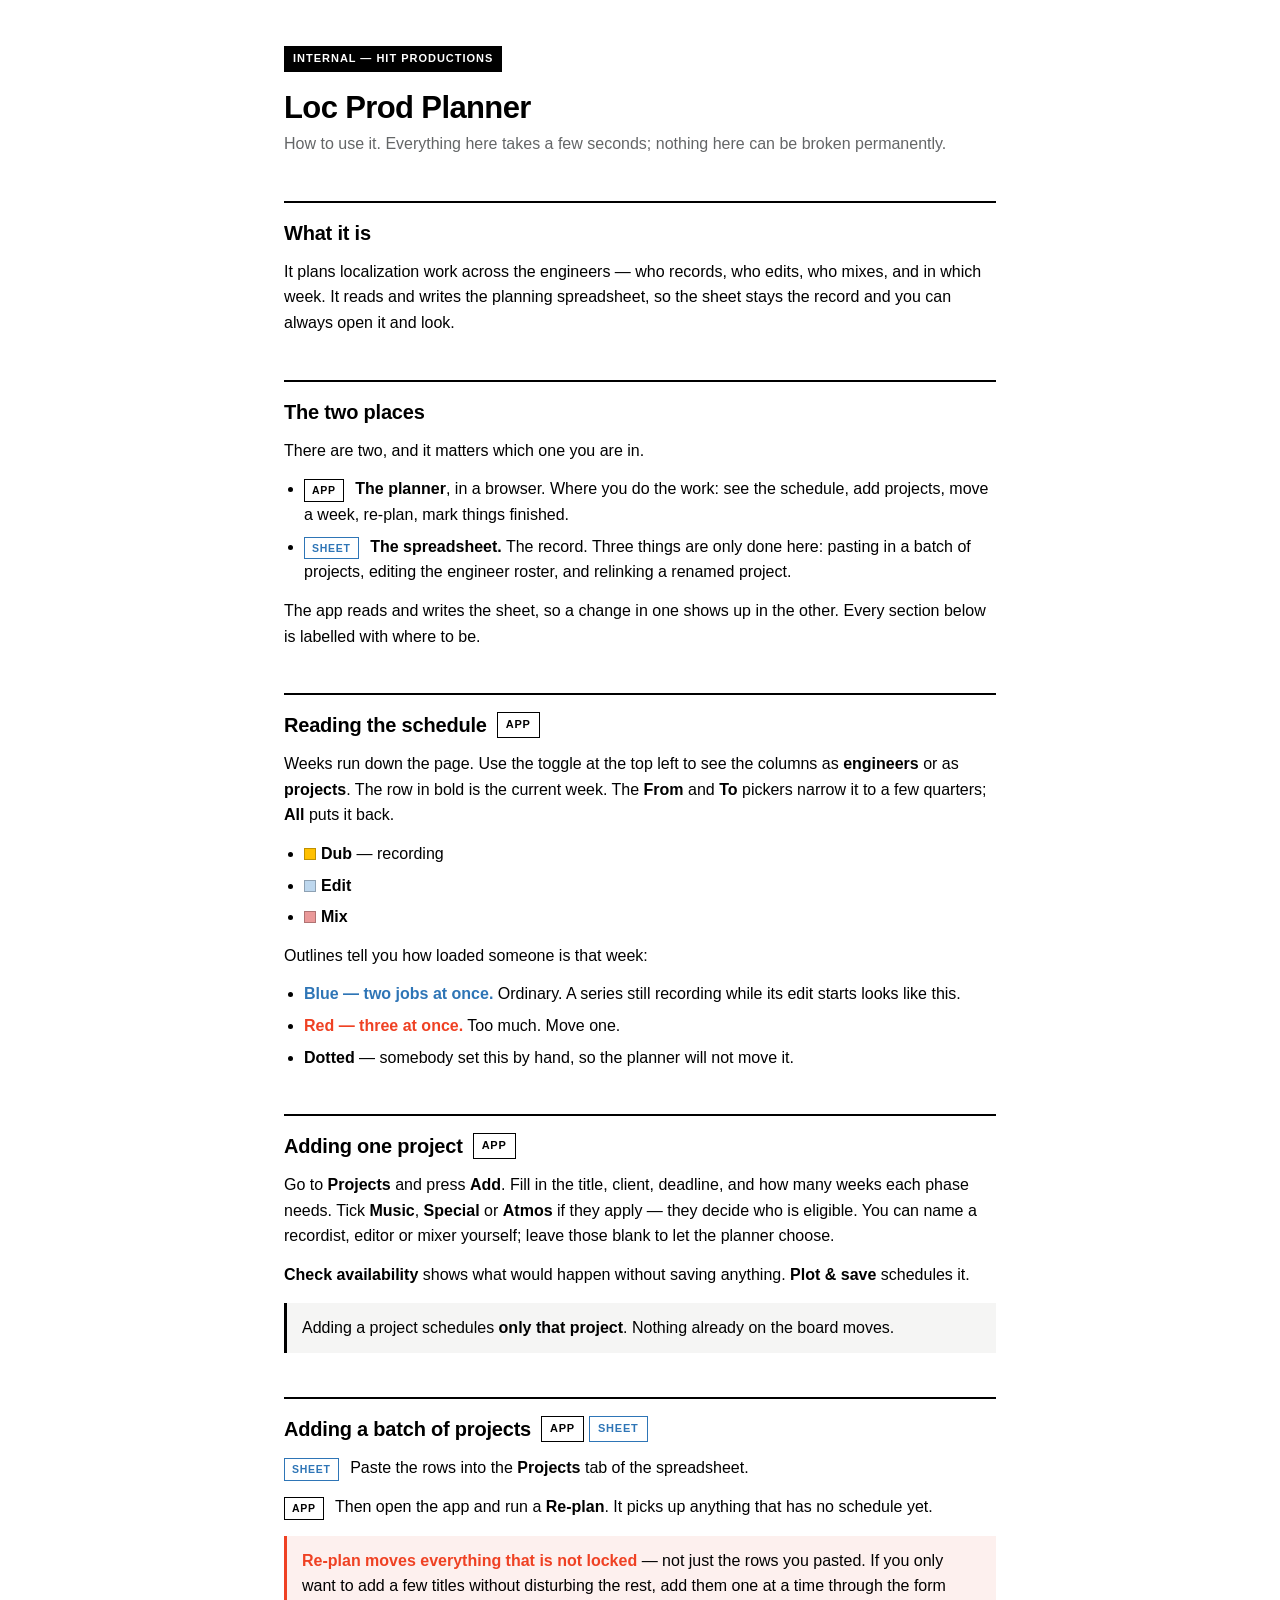
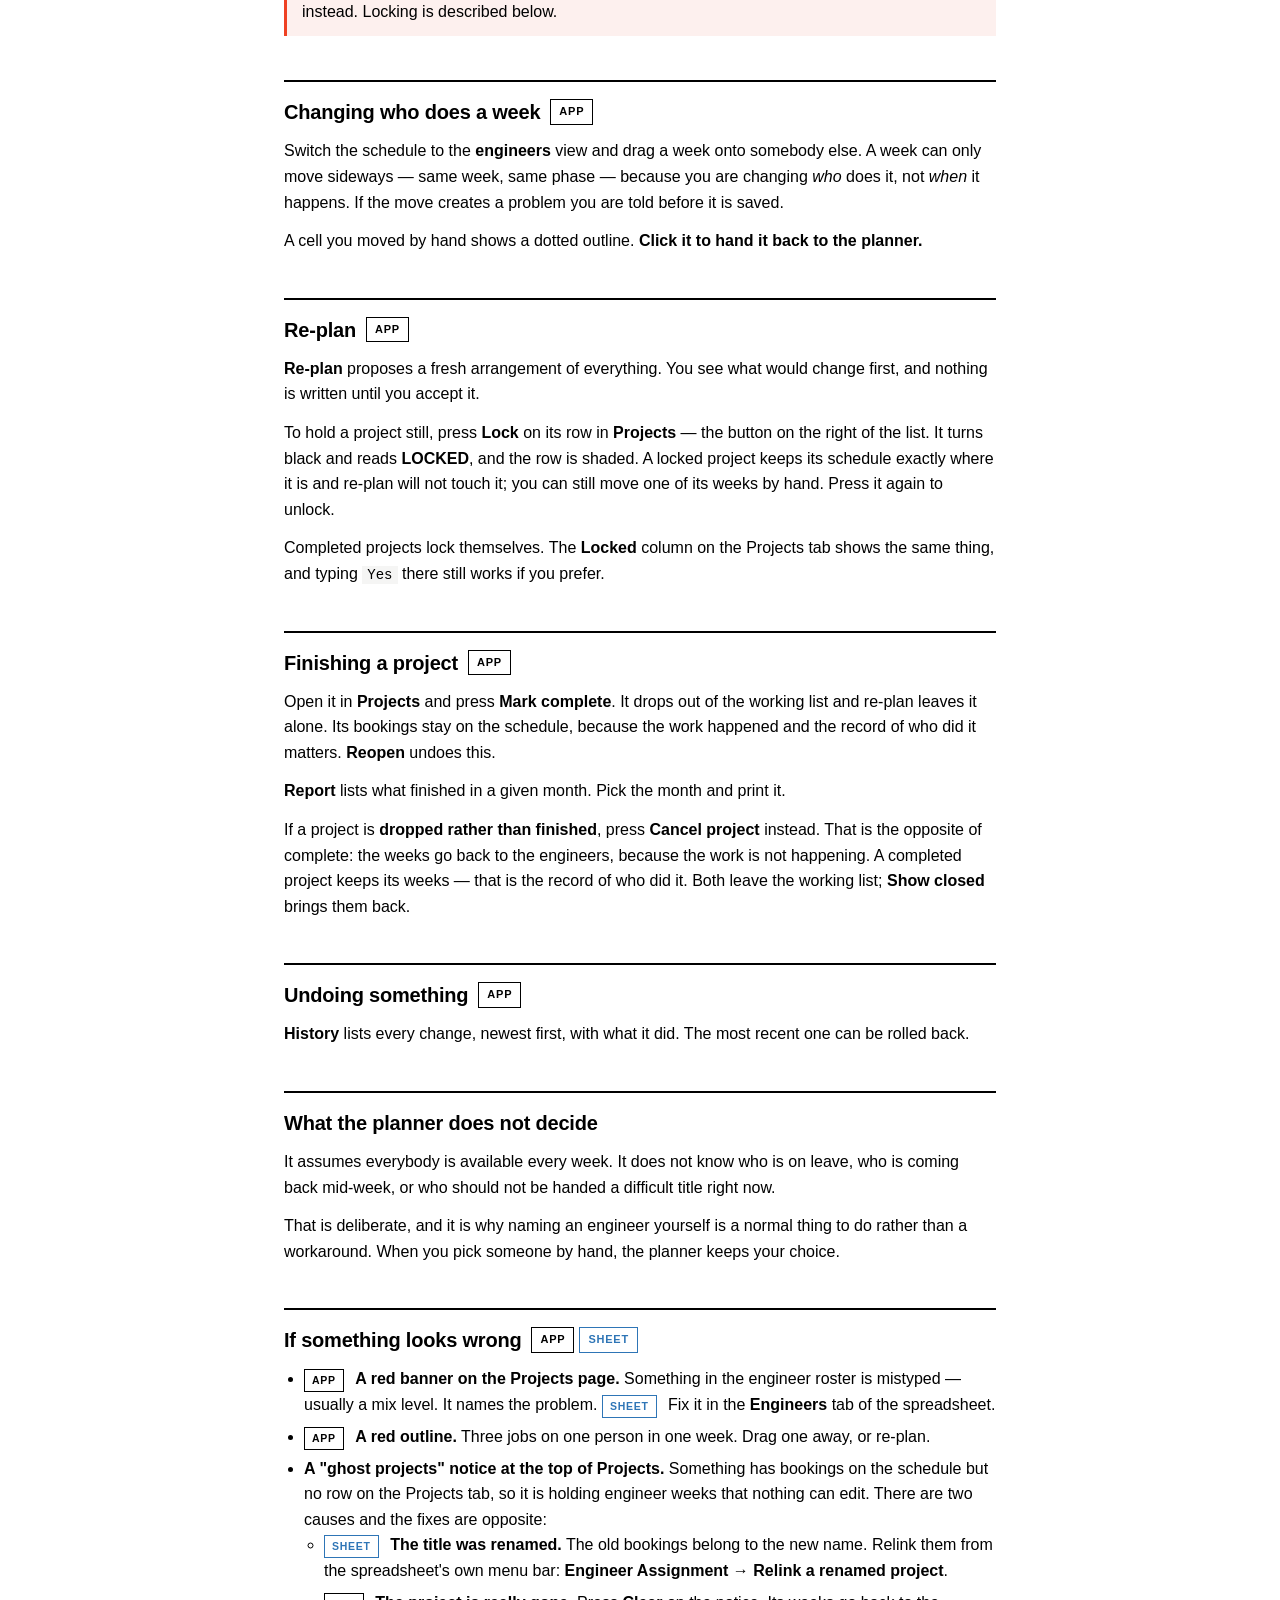
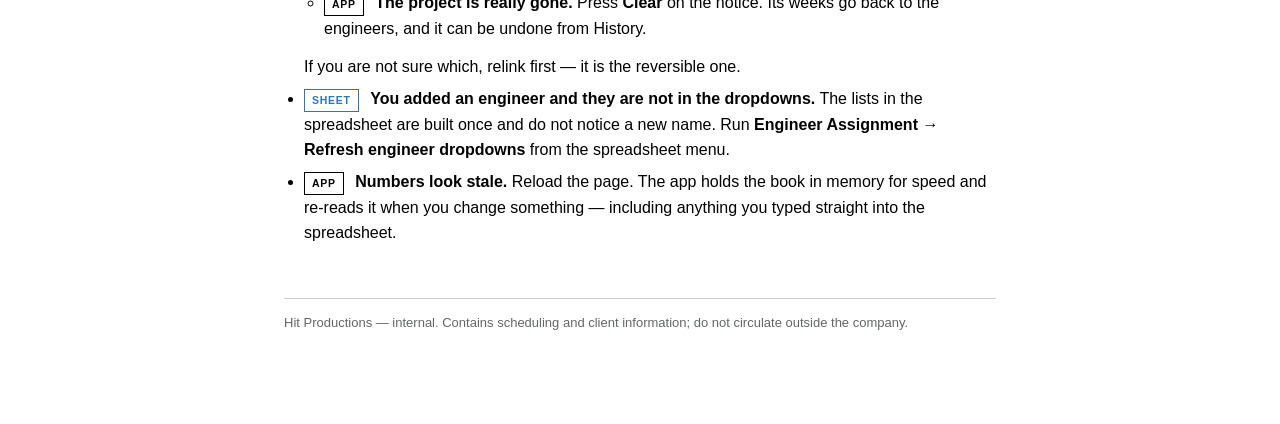
<file: loc_prod_planner_howto.html>
<!doctype html>
<html lang="en">
<head>
<meta charset="utf-8">
<meta name="viewport" content="width=device-width, initial-scale=1">
<title>Loc Prod Planner — how to use it</title>
<style>
  :root{
    --black:#000; --red:#EF4123; --gray:#646667; --cool:#D0D0CE;
    --bg:#fff; --soft:#F5F5F4;
    --dub:#FFC000; --edit:#BDD7EE; --mix:#EA9999; --blue:#2E75B6;
    --font:"Avenir Next","Avenir",-apple-system,BlinkMacSystemFont,"Helvetica Neue",sans-serif;
  }
  *{box-sizing:border-box;border-radius:0}
  body{margin:0;background:var(--bg);color:var(--black);font-family:var(--font);
    font-size:16px;line-height:1.6;-webkit-font-smoothing:antialiased}
  .wrap{max-width:760px;margin:0 auto;padding:44px 24px 90px}
  .tag{display:inline-block;background:var(--black);color:#fff;font-size:11px;font-weight:700;
    text-transform:uppercase;letter-spacing:.09em;padding:4px 9px;margin-bottom:18px}
  h1{font-size:31px;line-height:1.15;letter-spacing:-.02em;margin:0 0 6px}
  .sub{color:var(--gray);margin:0 0 34px}
  h2{font-size:20px;letter-spacing:-.01em;margin:44px 0 10px;
    padding-top:14px;border-top:2px solid var(--black)}
  p{margin:0 0 13px}
  ul{margin:0 0 13px;padding-left:20px}
  li{margin-bottom:6px}
  b{font-weight:700}
  .sw{display:inline-block;width:12px;height:12px;vertical-align:-1px;margin-right:5px;
    border:1px solid rgba(0,0,0,.25)}
  /* Same convention as the overlap chips in the app header: thin outline, colour in
     the border and the text, nothing filled. Two colours so app and sheet read as two
     categories at a glance rather than as one thing emphasised. */
  .where{display:inline-block;border:1px solid;padding:3px 8px;font-size:11px;
    font-weight:700;text-transform:uppercase;letter-spacing:.07em;
    vertical-align:4px;margin-left:10px;white-space:nowrap}
  .where.app{border-color:var(--black);color:var(--black)}
  .where.sheet{border-color:var(--blue);color:var(--blue)}
  .where + .where{margin-left:5px}
  .inl{display:inline-block;border:1px solid;padding:2px 7px;font-size:10.5px;
    font-weight:700;text-transform:uppercase;letter-spacing:.07em;margin-right:7px;
    white-space:nowrap}
  .inl.app{border-color:var(--black);color:var(--black)}
  .inl.sheet{border-color:var(--blue);color:var(--blue)}
  .note{border-left:3px solid var(--black);background:var(--soft);padding:12px 15px;margin:16px 0}
  .warn{border-left:3px solid var(--red);background:#FDF0EE;padding:12px 15px;margin:16px 0}
  .warn b{color:var(--red)}
  code{background:var(--soft);padding:1px 5px;font-size:14px;
    font-family:"SF Mono",Menlo,Consolas,monospace}
  .foot{margin-top:52px;padding-top:14px;border-top:1px solid var(--cool);
    color:var(--gray);font-size:13px}
  @media print{
    body{font-size:11.5pt} .wrap{padding:0;max-width:none}
    h2{page-break-after:avoid} .note,.warn{page-break-inside:avoid}
  }
</style>
</head>
<body>
<div class="wrap">

<div class="tag">Internal — Hit Productions</div>
<h1>Loc Prod Planner</h1>
<p class="sub">How to use it. Everything here takes a few seconds; nothing here can be
broken permanently.</p>

<h2>What it is</h2>
<p>It plans localization work across the engineers — who records, who edits, who mixes,
and in which week. It reads and writes the planning spreadsheet, so the sheet stays the
record and you can always open it and look.</p>

<h2>The two places</h2>
<p>There are two, and it matters which one you are in.</p>
<ul>
  <li><span class="inl app">App</span> <b>The planner</b>, in a browser. Where you do the
      work: see the schedule, add projects, move a week, re-plan, mark things finished.</li>
  <li><span class="inl sheet">Sheet</span> <b>The spreadsheet.</b> The record. Three
      things are only done here: pasting in a batch of projects, editing the engineer
      roster, and relinking a renamed project.</li>
</ul>
<p>The app reads and writes the sheet, so a change in one shows up in the other. Every
section below is labelled with where to be.</p>

<h2>Reading the schedule<span class="where app">App</span></h2>
<p>Weeks run down the page. Use the toggle at the top left to see the columns as
<b>engineers</b> or as <b>projects</b>. The row in bold is the current week. The
<b>From</b> and <b>To</b> pickers narrow it to a few quarters; <b>All</b> puts it back.</p>
<ul>
  <li><span class="sw" style="background:var(--dub)"></span><b>Dub</b> — recording</li>
  <li><span class="sw" style="background:var(--edit)"></span><b>Edit</b></li>
  <li><span class="sw" style="background:var(--mix)"></span><b>Mix</b></li>
</ul>
<p>Outlines tell you how loaded someone is that week:</p>
<ul>
  <li><b style="color:var(--blue)">Blue — two jobs at once.</b> Ordinary. A series still
      recording while its edit starts looks like this.</li>
  <li><b style="color:var(--red)">Red — three at once.</b> Too much. Move one.</li>
  <li><b>Dotted</b> — somebody set this by hand, so the planner will not move it.</li>
</ul>

<h2>Adding one project<span class="where app">App</span></h2>
<p>Go to <b>Projects</b> and press <b>Add</b>. Fill in the title, client, deadline, and how
many weeks each phase needs. Tick <b>Music</b>, <b>Special</b> or <b>Atmos</b> if they
apply — they decide who is eligible. You can name a recordist, editor or mixer yourself;
leave those blank to let the planner choose.</p>
<p><b>Check availability</b> shows what would happen without saving anything.
<b>Plot &amp; save</b> schedules it.</p>
<div class="note">
  Adding a project schedules <b>only that project</b>. Nothing already on the board moves.
</div>

<h2>Adding a batch of projects<span class="where app">App</span><span class="where sheet">Sheet</span></h2>
<p><span class="inl sheet">Sheet</span> Paste the rows into the <b>Projects</b> tab of the spreadsheet.</p>
<p><span class="inl app">App</span> Then open the app and run a <b>Re-plan</b>. It picks up anything that has no
schedule yet.</p>
<div class="warn">
  <b>Re-plan moves everything that is not locked</b> — not just the rows you pasted. If
  you only want to add a few titles without disturbing the rest, add them one at a time
  through the form instead. Locking is described below.
</div>

<h2>Changing who does a week<span class="where app">App</span></h2>
<p>Switch the schedule to the <b>engineers</b> view and drag a week onto somebody else.
A week can only move sideways — same week, same phase — because you are changing
<em>who</em> does it, not <em>when</em> it happens. If the move creates a problem you are
told before it is saved.</p>
<p>A cell you moved by hand shows a dotted outline. <b>Click it to hand it back to the
planner.</b></p>

<h2>Re-plan<span class="where app">App</span></h2>
<p><b>Re-plan</b> proposes a fresh arrangement of everything. You see what would change
first, and nothing is written until you accept it.</p>
<p>To hold a project still, press <b>Lock</b> on its row in <b>Projects</b> — the
button on the right of the list. It turns black and reads <b>LOCKED</b>, and the row is
shaded. A locked project keeps its schedule exactly where it is and re-plan will not
touch it; you can still move one of its weeks by hand. Press it again to unlock.</p>
<p>Completed projects lock themselves. The <b>Locked</b> column on the Projects tab shows
the same thing, and typing <code>Yes</code> there still works if you prefer.</p>

<h2>Finishing a project<span class="where app">App</span></h2>
<p>Open it in <b>Projects</b> and press <b>Mark complete</b>. It drops out of the working
list and re-plan leaves it alone. Its bookings stay on the schedule, because the work
happened and the record of who did it matters. <b>Reopen</b> undoes this.</p>
<p><b>Report</b> lists what finished in a given month. Pick the month and print it.</p>
<p>If a project is <b>dropped rather than finished</b>, press <b>Cancel project</b>
instead. That is the opposite of complete: the weeks go back to the engineers, because
the work is not happening. A completed project keeps its weeks — that is the record of
who did it. Both leave the working list; <b>Show closed</b> brings them back.</p>

<h2>Undoing something<span class="where app">App</span></h2>
<p><b>History</b> lists every change, newest first, with what it did. The most recent one
can be rolled back.</p>

<h2>What the planner does not decide</h2>
<p>It assumes everybody is available every week. It does not know who is on leave, who is
coming back mid-week, or who should not be handed a difficult title right now.</p>
<p>That is deliberate, and it is why naming an engineer yourself is a normal thing to do
rather than a workaround. When you pick someone by hand, the planner keeps your choice.</p>

<h2>If something looks wrong<span class="where app">App</span><span class="where sheet">Sheet</span></h2>
<ul>
  <li><span class="inl app">App</span> <b>A red banner on the Projects page.</b> Something in the engineer roster is
      mistyped — usually a mix level. It names the problem. <span class="inl sheet">Sheet</span> Fix it in the
      <b>Engineers</b> tab of the spreadsheet.</li>
  <li><span class="inl app">App</span> <b>A red outline.</b> Three jobs on one person in one week. Drag one away, or
      re-plan.</li>
  <li><b>A "ghost projects" notice at the top of Projects.</b> Something has bookings on
      the schedule but no row on the Projects tab, so it is holding engineer weeks that
      nothing can edit. There are two causes and the fixes are opposite:
      <ul>
        <li><span class="inl sheet">Sheet</span> <b>The title was renamed.</b> The old
            bookings belong to the new name. Relink them from the spreadsheet's own menu
            bar: <b>Engineer Assignment → Relink a renamed project</b>.</li>
        <li><span class="inl app">App</span> <b>The project is really gone.</b> Press
            <b>Clear</b> on the notice. Its weeks go back to the engineers, and it can be
            undone from History.</li>
      </ul>
      If you are not sure which, relink first — it is the reversible one.</li>
  <li><span class="inl sheet">Sheet</span> <b>You added an engineer and they are not in the dropdowns.</b> The lists in
      the spreadsheet are built once and do not notice a new name. Run
      <b>Engineer Assignment → Refresh engineer dropdowns</b> from the spreadsheet
      menu.</li>
  <li><span class="inl app">App</span> <b>Numbers look stale.</b> Reload the page. The app holds the book in memory
      for speed and re-reads it when you change something — including anything you
      typed straight into the spreadsheet.</li>
</ul>

<div class="foot">
  Hit Productions — internal. Contains scheduling and client information; do not
  circulate outside the company.
</div>

</div>
</body>
</html>
</file>
